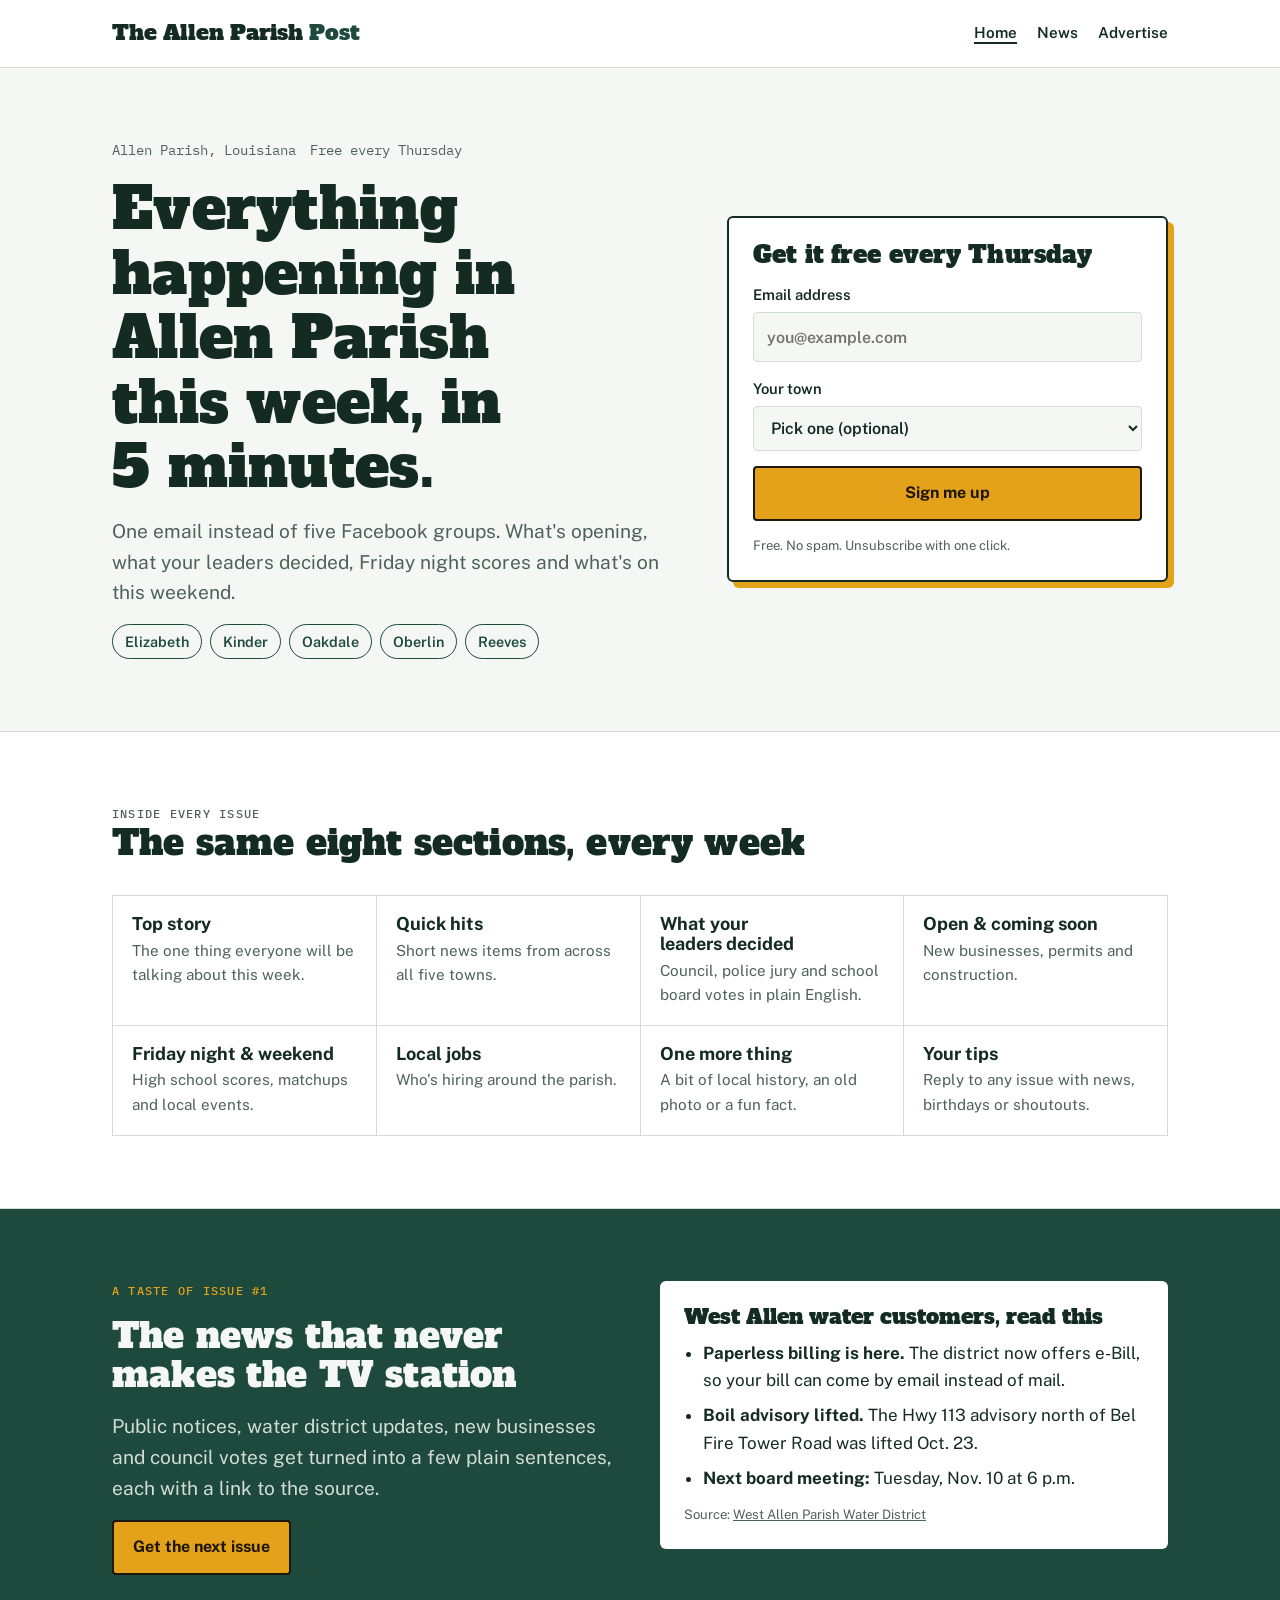
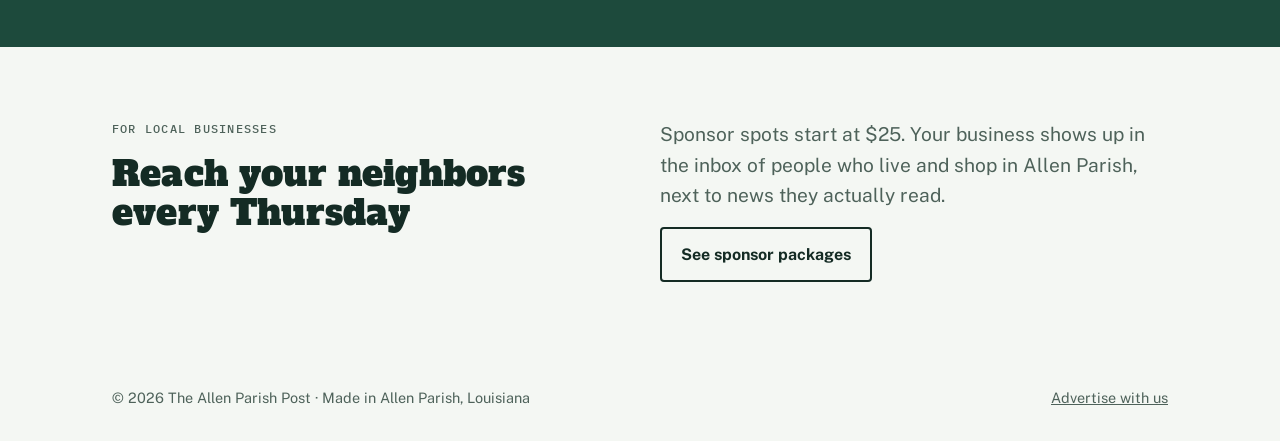
<file: site/index.html>
<!doctype html>
<html lang="en">
<head>
<meta charset="utf-8">
<meta name="viewport" content="width=device-width, initial-scale=1, viewport-fit=cover">
<title>The Allen Parish Post · Allen Parish, Louisiana News Every Week</title>
<meta name="description" content="Free weekly Allen Parish, Louisiana news: Oakdale, Kinder, Oberlin, Elizabeth and Reeves. Local government, new businesses, Friday night football scores and events, in a 5-minute read.">
<meta property="og:title" content="The Allen Parish Post">
<meta property="og:description" content="Everything happening in Allen Parish this week, in 5 minutes. Free, every Thursday.">
<meta name="google-site-verification" content="dtDa1Xc7zRmbPoxKB_MNztVo-A7AOIRQ98892bDCgoo">
<link rel="canonical" href="https://allenparishpost.netlify.app/">
<meta property="og:url" content="https://allenparishpost.netlify.app/">
<meta property="og:site_name" content="The Allen Parish Post">
<meta property="og:type" content="website">
<script type="application/ld+json">{"@context": "https://schema.org", "@type": "NewsMediaOrganization", "name": "The Allen Parish Post", "url": "https://allenparishpost.netlify.app/", "description": "Free weekly local news for Allen Parish, Louisiana: Elizabeth, Kinder, Oakdale, Oberlin and Reeves.", "areaServed": {"@type": "AdministrativeArea", "name": "Allen Parish, Louisiana"}}</script>
<link rel="preconnect" href="https://fonts.googleapis.com">
<link rel="preconnect" href="https://fonts.gstatic.com" crossorigin>
<link rel="stylesheet" href="https://fonts.googleapis.com/css2?family=Alfa+Slab+One&family=IBM+Plex+Mono:wght@500&family=Public+Sans:wght@400;600;700&display=swap">
<link rel="stylesheet" href="styles.css">
</head>
<body>

<header class="top">
  <div class="wrap">
    <a class="brand" href="/">The Allen Parish <span>Post</span></a>
    <nav class="nav" aria-label="Main">
      <a href="/" aria-current="page">Home</a>
      <a href="/news/">News</a>
      <a href="/advertise.html">Advertise</a>
    </nav>
  </div>
</header>

<main>
  <section class="band">
    <div class="wrap hero">
      <div class="stack">
        <p class="dateline"><span>Allen Parish, Louisiana</span><span>Free every Thursday</span></p>
        <h1>Everything happening in Allen Parish this week, in 5 minutes.</h1>
        <p class="lede">One email instead of five Facebook groups. What's opening, what your leaders decided, Friday night scores and what's on this weekend.</p>
        <ul class="towns" aria-label="Towns covered">
          <li>Elizabeth</li><li>Kinder</li><li>Oakdale</li><li>Oberlin</li><li>Reeves</li>
        </ul>
      </div>

      <div class="signup" id="subscribe">
        <form name="subscribe" method="POST" action="/thanks.html" data-netlify="true" netlify-honeypot="company">
          <input type="hidden" name="form-name" value="subscribe">
          <p class="hp"><label>Leave this empty <input id="sub-company" name="company" tabindex="-1" autocomplete="off"></label></p>
          <h2 style="font-size:1.5rem">Get it free every Thursday</h2>
          <label for="sub-email">Email address
            <input id="sub-email" type="email" name="email" required autocomplete="email" placeholder="you@example.com">
          </label>
          <label for="sub-town">Your town
            <select id="sub-town" name="town">
              <option value="">Pick one (optional)</option>
              <option>Elizabeth</option><option>Kinder</option><option>Oakdale</option>
              <option>Oberlin</option><option>Reeves</option><option>Somewhere else</option>
            </select>
          </label>
          <button class="btn" type="submit">Sign me up</button>
          <p class="fine">Free. No spam. Unsubscribe with one click.</p>
        </form>
      </div>
    </div>
  </section>

  <section class="band band-surface">
    <div class="wrap">
      <p class="label">Inside every issue</p>
      <h2>The same eight sections, every week</h2>
      <div class="sections">
        <div><h3>Top story</h3><p>The one thing everyone will be talking about this week.</p></div>
        <div><h3>Quick hits</h3><p>Short news items from across all five towns.</p></div>
        <div><h3>What your leaders decided</h3><p>Council, police jury and school board votes in plain English.</p></div>
        <div><h3>Open &amp; coming soon</h3><p>New businesses, permits and construction.</p></div>
        <div><h3>Friday night &amp; weekend</h3><p>High school scores, matchups and local events.</p></div>
        <div><h3>Local jobs</h3><p>Who's hiring around the parish.</p></div>
        <div><h3>One more thing</h3><p>A bit of local history, an old photo or a fun fact.</p></div>
        <div><h3>Your tips</h3><p>Reply to any issue with news, birthdays or shoutouts.</p></div>
      </div>
    </div>
  </section>

  <section class="band band-pine">
    <div class="wrap sample">
      <div class="stack">
        <p class="label">A taste of Issue #1</p>
        <h2>The news that never makes the TV station</h2>
        <p class="lede">Public notices, water district updates, new businesses and council votes get turned into a few plain sentences, each with a link to the source.</p>
        <a class="btn" href="#subscribe" style="align-self:flex-start">Get the next issue</a>
      </div>
      <article class="clip">
        <h3>West Allen water customers, read this</h3>
        <ul>
          <li><b>Paperless billing is here.</b> The district now offers e-Bill, so your bill can come by email instead of mail.</li>
          <li><b>Boil advisory lifted.</b> The Hwy 113 advisory north of Bel Fire Tower Road was lifted Oct. 23.</li>
          <li><b>Next board meeting:</b> Tuesday, Nov. 10 at 6 p.m.</li>
        </ul>
        <p class="src">Source: <a href="https://westallenwater.myruralwater.com/recent-news" rel="noopener" target="_blank">West Allen Parish Water District</a></p>
      </article>
    </div>
  </section>

  <section class="band">
    <div class="wrap two">
      <div class="stack">
        <p class="label">For local businesses</p>
        <h2>Reach your neighbors every Thursday</h2>
      </div>
      <div class="stack">
        <p class="lede">Sponsor spots start at $25. Your business shows up in the inbox of people who live and shop in Allen Parish, next to news they actually read.</p>
        <a class="btn btn-quiet" href="/advertise.html" style="align-self:flex-start">See sponsor packages</a>
      </div>
    </div>
  </section>
</main>

<footer>
  <div class="wrap">
    <span>© <span id="yr">2026</span> The Allen Parish Post · Made in Allen Parish, Louisiana</span>
    <a href="/advertise.html">Advertise with us</a>
  </div>
</footer>
<script>document.getElementById('yr').textContent = new Date().getFullYear();</script>
</body>
</html>
</file>
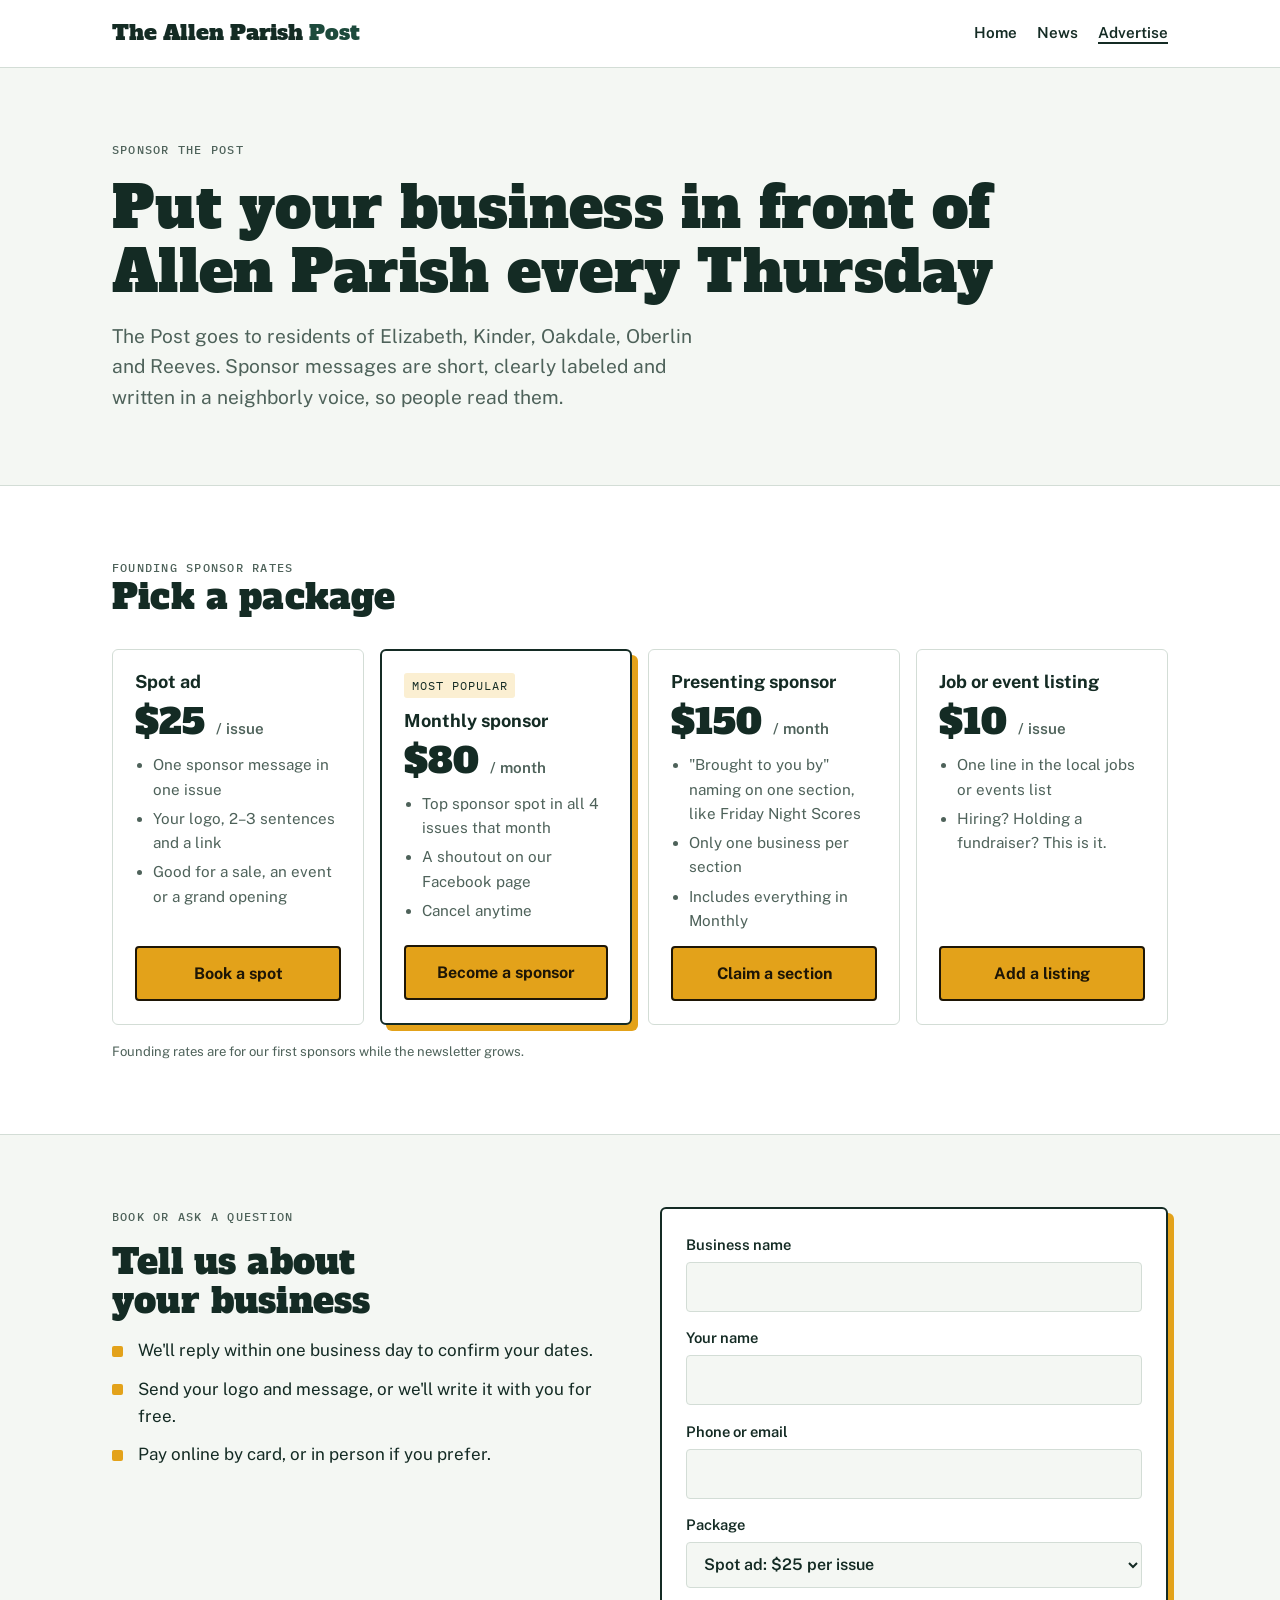
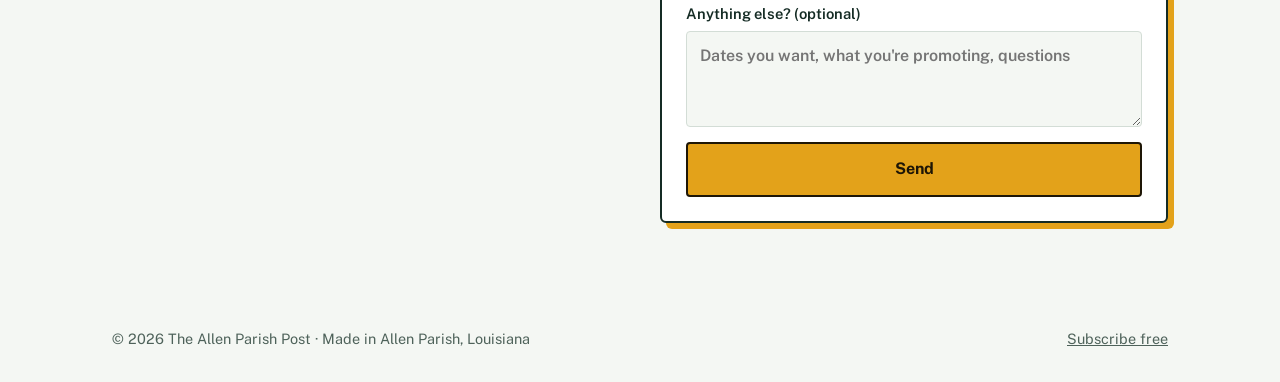
<file: site/advertise.html>
<!doctype html>
<html lang="en">
<head>
<meta charset="utf-8">
<meta name="viewport" content="width=device-width, initial-scale=1, viewport-fit=cover">
<title>Advertise in Allen Parish, Louisiana · The Allen Parish Post</title>
<meta name="description" content="Advertise your business to Allen Parish, Louisiana residents in Oakdale, Kinder, Oberlin, Elizabeth and Reeves. Weekly newsletter sponsor spots start at $25.">
<link rel="canonical" href="https://allenparishpost.netlify.app/advertise.html">
<meta property="og:url" content="https://allenparishpost.netlify.app/advertise.html">
<meta property="og:site_name" content="The Allen Parish Post">
<meta property="og:type" content="website">
<link rel="preconnect" href="https://fonts.googleapis.com">
<link rel="preconnect" href="https://fonts.gstatic.com" crossorigin>
<link rel="stylesheet" href="https://fonts.googleapis.com/css2?family=Alfa+Slab+One&family=IBM+Plex+Mono:wght@500&family=Public+Sans:wght@400;600;700&display=swap">
<link rel="stylesheet" href="styles.css">
</head>
<body>

<header class="top">
  <div class="wrap">
    <a class="brand" href="/">The Allen Parish <span>Post</span></a>
    <nav class="nav" aria-label="Main">
      <a href="/">Home</a>
      <a href="/news/">News</a>
      <a href="/advertise.html" aria-current="page">Advertise</a>
    </nav>
  </div>
</header>

<main>
  <section class="band">
    <div class="wrap stack">
      <p class="label">Sponsor the Post</p>
      <h1>Put your business in front of Allen Parish every Thursday</h1>
      <p class="lede">The Post goes to residents of Elizabeth, Kinder, Oakdale, Oberlin and Reeves. Sponsor messages are short, clearly labeled and written in a neighborly voice, so people read them.</p>
    </div>
  </section>

  <section class="band band-surface">
    <div class="wrap">
      <p class="label">Founding sponsor rates</p>
      <h2>Pick a package</h2>
      <div class="rates">
        <div class="rate">
          <h3>Spot ad</h3>
          <p class="price">$25 <small>/ issue</small></p>
          <ul>
            <li>One sponsor message in one issue</li>
            <li>Your logo, 2–3 sentences and a link</li>
            <li>Good for a sale, an event or a grand opening</li>
          </ul>
          <a class="btn" data-pkg="spot" href="#book">Book a spot</a>
        </div>
        <div class="rate featured">
          <span class="tag">Most popular</span>
          <h3>Monthly sponsor</h3>
          <p class="price">$80 <small>/ month</small></p>
          <ul>
            <li>Top sponsor spot in all 4 issues that month</li>
            <li>A shoutout on our Facebook page</li>
            <li>Cancel anytime</li>
          </ul>
          <a class="btn" data-pkg="monthly" href="#book">Become a sponsor</a>
        </div>
        <div class="rate">
          <h3>Presenting sponsor</h3>
          <p class="price">$150 <small>/ month</small></p>
          <ul>
            <li>"Brought to you by" naming on one section, like Friday Night Scores</li>
            <li>Only one business per section</li>
            <li>Includes everything in Monthly</li>
          </ul>
          <a class="btn" data-pkg="presenting" href="#book">Claim a section</a>
        </div>
        <div class="rate">
          <h3>Job or event listing</h3>
          <p class="price">$10 <small>/ issue</small></p>
          <ul>
            <li>One line in the local jobs or events list</li>
            <li>Hiring? Holding a fundraiser? This is it.</li>
          </ul>
          <a class="btn" data-pkg="listing" href="#book">Add a listing</a>
        </div>
      </div>
      <p class="fine" style="margin-top:1rem">Founding rates are for our first sponsors while the newsletter grows.</p>
    </div>
  </section>

  <section class="band" id="book">
    <div class="wrap two">
      <div class="stack">
        <p class="label">Book or ask a question</p>
        <h2>Tell us about your business</h2>
        <ul class="checks">
          <li>We'll reply within one business day to confirm your dates.</li>
          <li>Send your logo and message, or we'll write it with you for free.</li>
          <li>Pay online by card, or in person if you prefer.</li>
        </ul>
      </div>
      <div class="signup">
        <form name="sponsor" method="POST" action="/thanks.html?sponsor" data-netlify="true" netlify-honeypot="company">
          <input type="hidden" name="form-name" value="sponsor">
          <p class="hp"><label>Leave this empty <input id="sp-company" name="company" tabindex="-1" autocomplete="off"></label></p>
          <label for="sp-business">Business name
            <input id="sp-business" name="business" required autocomplete="organization">
          </label>
          <label for="sp-name">Your name
            <input id="sp-name" name="name" required autocomplete="name">
          </label>
          <label for="sp-contact">Phone or email
            <input id="sp-contact" name="contact" required>
          </label>
          <label for="sp-package">Package
            <select id="sp-package" name="package">
              <option value="spot">Spot ad: $25 per issue</option>
              <option value="monthly">Monthly sponsor: $80 per month</option>
              <option value="presenting">Presenting sponsor: $150 per month</option>
              <option value="listing">Job or event listing: $10 per issue</option>
              <option value="unsure">Not sure yet</option>
            </select>
          </label>
          <label for="sp-msg">Anything else? (optional)
            <textarea id="sp-msg" name="message" placeholder="Dates you want, what you're promoting, questions"></textarea>
          </label>
          <button class="btn" type="submit">Send</button>
        </form>
      </div>
    </div>
  </section>
</main>

<footer>
  <div class="wrap">
    <span>© <span id="yr">2026</span> The Allen Parish Post · Made in Allen Parish, Louisiana</span>
    <a href="/#subscribe">Subscribe free</a>
  </div>
</footer>
<script src="site.js"></script>
</body>
</html>
</file>
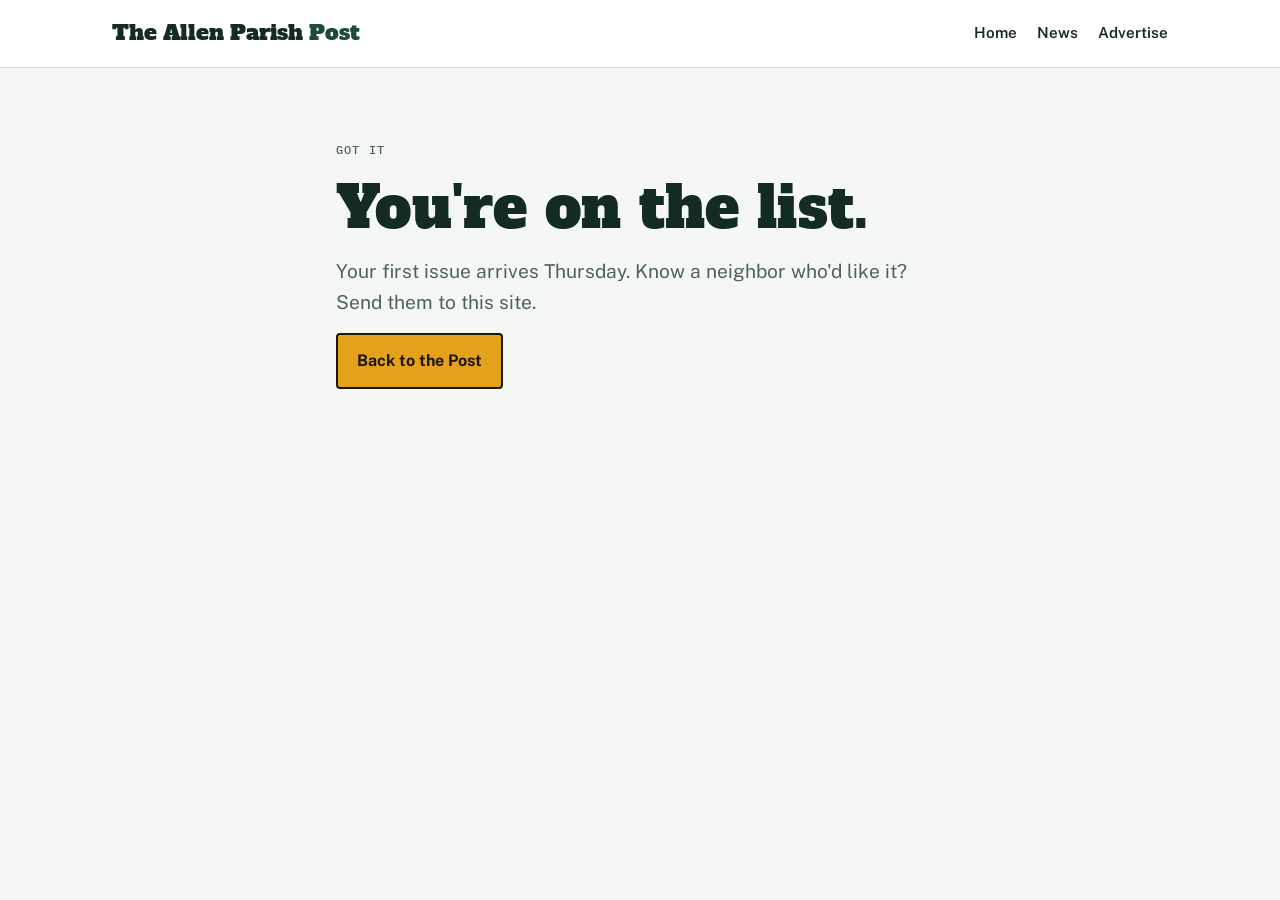
<file: site/thanks.html>
<!doctype html>
<html lang="en">
<head>
<meta charset="utf-8">
<meta name="viewport" content="width=device-width, initial-scale=1, viewport-fit=cover">
<title>Thanks · The Allen Parish Post</title>
<meta name="robots" content="noindex">
<link rel="preconnect" href="https://fonts.googleapis.com">
<link rel="preconnect" href="https://fonts.gstatic.com" crossorigin>
<link rel="stylesheet" href="https://fonts.googleapis.com/css2?family=Alfa+Slab+One&family=IBM+Plex+Mono:wght@500&family=Public+Sans:wght@400;600;700&display=swap">
<link rel="stylesheet" href="styles.css">
</head>
<body>
<header class="top">
  <div class="wrap">
    <a class="brand" href="/">The Allen Parish <span>Post</span></a>
    <nav class="nav" aria-label="Main"><a href="/">Home</a><a href="/news/">News</a><a href="/advertise.html">Advertise</a></nav>
  </div>
</header>
<main class="band">
  <div class="wrap stack" style="max-width:40rem">
    <p class="label">Got it</p>
    <h1 id="t-head">You're on the list.</h1>
    <p class="lede" id="t-body">Your first issue arrives Thursday. Know a neighbor who'd like it? Send them to this site.</p>
    <a class="btn" href="/" style="align-self:flex-start">Back to the Post</a>
  </div>
</main>
<script>
  if (location.search.includes('sponsor')) {
    document.getElementById('t-head').textContent = 'Thanks! We got your message.';
    document.getElementById('t-body').textContent = "We'll reply within one business day to confirm your package and dates.";
  }
</script>
</body>
</html>
</file>
<file: site/styles.css>
/* Layout: single reading column (max 68rem) with full-width colored bands; masthead slab type, civic sans body */
:root {
  --paper: #F4F7F3;
  --surface: #FFFFFF;
  --ink: #142B24;
  --muted: #4E625A;
  --line: #D3DDD6;
  --pine: #1D4A3C;
  --pine-ink: #F4F7F3;
  --gold: #E3A21A;
  --gold-ink: #1E1606;
  --gold-soft: #FBEFD2;

  --display: "Alfa Slab One", "Rockwell", "Roboto Slab", Georgia, serif;
  --body: "Public Sans", -apple-system, "Segoe UI", system-ui, sans-serif;
  --mono: "IBM Plex Mono", ui-monospace, Menlo, monospace;
}
@media (prefers-color-scheme: dark) {
  :root:not([data-theme="light"]) {
    --paper: #0E1A16; --surface: #15241F; --ink: #E6EEE9; --muted: #A1B4AB; --line: #2A3D36;
    --pine: #1A3B31; --pine-ink: #E6EEE9; --gold: #F0B43A; --gold-ink: #1E1606; --gold-soft: #3A2E12;
    color-scheme: dark;
  }
}
:root[data-theme="dark"] {
  --paper: #0E1A16; --surface: #15241F; --ink: #E6EEE9; --muted: #A1B4AB; --line: #2A3D36;
  --pine: #1A3B31; --pine-ink: #E6EEE9; --gold: #F0B43A; --gold-ink: #1E1606; --gold-soft: #3A2E12;
  color-scheme: dark;
}

* { box-sizing: border-box; }
html { -webkit-text-size-adjust: 100%; }
body {
  margin: 0;
  background: var(--paper);
  color: var(--ink);
  font-family: var(--body);
  font-size: 1.0625rem;
  line-height: 1.6;
}
img { max-width: 100%; }
a { color: inherit; }
h1, h2, h3 { margin: 0; line-height: 1.12; text-wrap: balance; }
h1, h2 { font-family: var(--display); font-weight: 400; letter-spacing: .005em; }
h1 { font-size: clamp(2.2rem, 6vw, 3.6rem); }
h2 { font-size: clamp(1.6rem, 3.6vw, 2.2rem); }
h3 { font-size: 1.125rem; font-weight: 700; }
p { margin: 0; }
:focus-visible { outline: 3px solid var(--gold); outline-offset: 2px; }

.wrap {
  max-width: 68rem;
  margin: 0 auto;
  padding-left: max(16px, env(safe-area-inset-left, 0px));
  padding-right: max(16px, env(safe-area-inset-right, 0px));
}
.band { padding-block: clamp(2.5rem, 6vw, 4.5rem); }
.band-pine { background: var(--pine); color: var(--pine-ink); }
.band-surface { background: var(--surface); border-block: 1px solid var(--line); }
.stack { display: flex; flex-direction: column; gap: 1rem; }
.lede { font-size: 1.2rem; color: var(--muted); max-width: 38rem; }
.band-pine .lede { color: inherit; opacity: .85; }
.label {
  font-family: var(--mono); font-size: .78rem; font-weight: 500;
  letter-spacing: .1em; text-transform: uppercase; color: var(--muted);
}
.band-pine .label { color: var(--gold); }

/* masthead */
.top { padding-block: 1rem; border-bottom: 1px solid var(--line); background: var(--surface); }
.top .wrap { display: flex; align-items: center; justify-content: space-between; gap: 1rem; flex-wrap: wrap; }
.brand { font-family: var(--display); font-size: 1.35rem; text-decoration: none; color: var(--ink); }
.brand span { color: var(--pine); }
:root[data-theme="dark"] .brand span { color: var(--gold); }
@media (prefers-color-scheme: dark) { :root:not([data-theme="light"]) .brand span { color: var(--gold); } }
.nav { display: flex; gap: 1.25rem; font-weight: 600; font-size: .95rem; }
.nav a { text-decoration: none; }
.nav a:hover, .nav a[aria-current="page"] { text-decoration: underline; text-underline-offset: 4px; text-decoration-thickness: 2px; }

/* hero */
.hero { display: grid; grid-template-columns: minmax(0, 1.25fr) minmax(0, 1fr); gap: clamp(2rem, 5vw, 4rem); align-items: center; }
.hero > * { min-width: 0; }
.dateline { font-family: var(--mono); font-size: .85rem; color: var(--muted); display: flex; flex-wrap: wrap; gap: .25rem .9rem; }
.towns { display: flex; flex-wrap: wrap; gap: .5rem; padding: 0; margin: 0; list-style: none; }
.towns li { font-weight: 600; font-size: .9rem; padding: .3rem .75rem; border: 1.5px solid var(--pine); border-radius: 999px; color: var(--pine); }
@media (prefers-color-scheme: dark) { :root:not([data-theme="light"]) .towns li { border-color: var(--gold); color: var(--gold); } }
:root[data-theme="dark"] .towns li { border-color: var(--gold); color: var(--gold); }

/* signup */
.signup { background: var(--surface); border: 2px solid var(--ink); border-radius: 6px; padding: 1.5rem; box-shadow: 6px 6px 0 var(--gold); }
form { display: flex; flex-direction: column; gap: .9rem; }
label { display: flex; flex-direction: column; gap: .35rem; font-weight: 600; font-size: .92rem; }
input, select, textarea {
  font: inherit; font-size: 1rem; color: var(--ink); background: var(--paper);
  border: 1.5px solid var(--line); border-radius: 4px; padding: .7rem .8rem; width: 100%;
}
textarea { min-height: 6rem; resize: vertical; }
.hp { position: absolute; left: -9999px; }
.fine { font-size: .82rem; color: var(--muted); }
.btn {
  display: inline-flex; justify-content: center; align-items: center;
  font: inherit; font-weight: 700; font-size: 1rem; text-decoration: none; cursor: pointer;
  background: var(--gold); color: var(--gold-ink); border: 2px solid var(--gold-ink);
  border-radius: 4px; padding: .8rem 1.2rem;
}
.btn:hover { filter: brightness(1.05); }
.btn-quiet { background: transparent; color: inherit; border-color: currentColor; }

/* sections list */
.sections { display: grid; grid-template-columns: repeat(auto-fit, minmax(15rem, 1fr)); gap: 1px; background: var(--line); border: 1px solid var(--line); margin-top: 2rem; }
.sections div { background: var(--surface); padding: 1.1rem 1.2rem; display: flex; flex-direction: column; gap: .3rem; }
.sections p { color: var(--muted); font-size: .95rem; }

/* sample */
.sample { display: grid; grid-template-columns: minmax(0, 1fr) minmax(0, 1fr); gap: 2.5rem; align-items: start; }
.sample > * { min-width: 0; }
.clip { background: var(--surface); color: var(--ink); border-radius: 6px; padding: 1.5rem; display: flex; flex-direction: column; gap: .75rem; }
.clip h3 { font-family: var(--display); font-weight: 400; font-size: 1.3rem; }
.clip ul { margin: 0; padding-left: 1.2rem; display: flex; flex-direction: column; gap: .5rem; }
.clip .src { font-size: .82rem; color: var(--muted); }
.clip .src a { color: inherit; }

/* pricing */
.rates { display: grid; grid-template-columns: repeat(auto-fit, minmax(14.5rem, 1fr)); gap: 1rem; margin-top: 2rem; }
.rate { background: var(--surface); border: 1.5px solid var(--line); border-radius: 6px; padding: 1.4rem; display: flex; flex-direction: column; gap: .8rem; }
.rate.featured { border: 2px solid var(--ink); box-shadow: 6px 6px 0 var(--gold); }
.price { font-family: var(--display); font-size: 2.2rem; line-height: 1; font-variant-numeric: tabular-nums; }
.price small { font-family: var(--body); font-size: .95rem; color: var(--muted); font-weight: 600; }
.rate ul { margin: 0; padding-left: 1.1rem; color: var(--muted); font-size: .95rem; display: flex; flex-direction: column; gap: .3rem; flex: 1; }
.tag { align-self: flex-start; font-family: var(--mono); font-size: .72rem; letter-spacing: .08em; text-transform: uppercase; background: var(--gold-soft); color: var(--ink); padding: .2rem .5rem; border-radius: 3px; }

.two { display: grid; grid-template-columns: minmax(0, 1fr) minmax(0, 1fr); gap: 2.5rem; align-items: start; }
.two > * { min-width: 0; }
.checks { margin: 0; padding: 0; list-style: none; display: flex; flex-direction: column; gap: .7rem; }
.checks li { padding-left: 1.6rem; position: relative; }
.checks li::before { content: ""; position: absolute; left: 0; top: .5em; width: .7rem; height: .7rem; background: var(--gold); border-radius: 2px; }

footer { padding-block: 2rem; font-size: .9rem; color: var(--muted); }
footer .wrap { display: flex; justify-content: space-between; gap: 1rem; flex-wrap: wrap; }

@media (max-width: 760px) {
  .hero, .sample, .two { grid-template-columns: minmax(0, 1fr); }
}

/* news list + issue pages */
.muted { color: var(--muted); }
.issues { list-style: none; margin: 1rem 0 0; padding: 0; display: flex; flex-direction: column; border-top: 1px solid var(--line); }
.issues li { border-bottom: 1px solid var(--line); }
.issues a { display: flex; flex-direction: column; gap: .3rem; padding-block: 1.1rem; text-decoration: none; }
.issues a:hover h2 { text-decoration: underline; text-underline-offset: 4px; }
.issues h2 { font-size: 1.4rem; }
.issues p { color: var(--muted); }
.empty-issues { display: flex; flex-direction: column; gap: .75rem; background: var(--surface); border: 1.5px dashed var(--line); border-radius: 6px; padding: 1.5rem; max-width: 36rem; }
.issue { max-width: 44rem; display: flex; flex-direction: column; gap: 1.1rem; }
.issue h2 { font-size: 1.6rem; margin-top: 1.2rem; }
.issue ul, .issue ol { margin: 0; padding-left: 1.3rem; display: flex; flex-direction: column; gap: .5rem; }
.issue table { border-collapse: collapse; width: 100%; font-variant-numeric: tabular-nums; }
.issue th, .issue td { text-align: left; padding: .5rem .6rem; border-bottom: 1px solid var(--line); }
.issue .src { font-size: .85rem; color: var(--muted); }
.issue .sponsor { background: var(--gold-soft); border-radius: 6px; padding: 1rem 1.2rem; }
.issue .sponsor::before { content: "Sponsor"; display: block; font-family: var(--mono); font-size: .72rem; letter-spacing: .1em; text-transform: uppercase; color: var(--muted); margin-bottom: .3rem; }
.issue .signup { margin-top: 1.5rem; }
</file>
